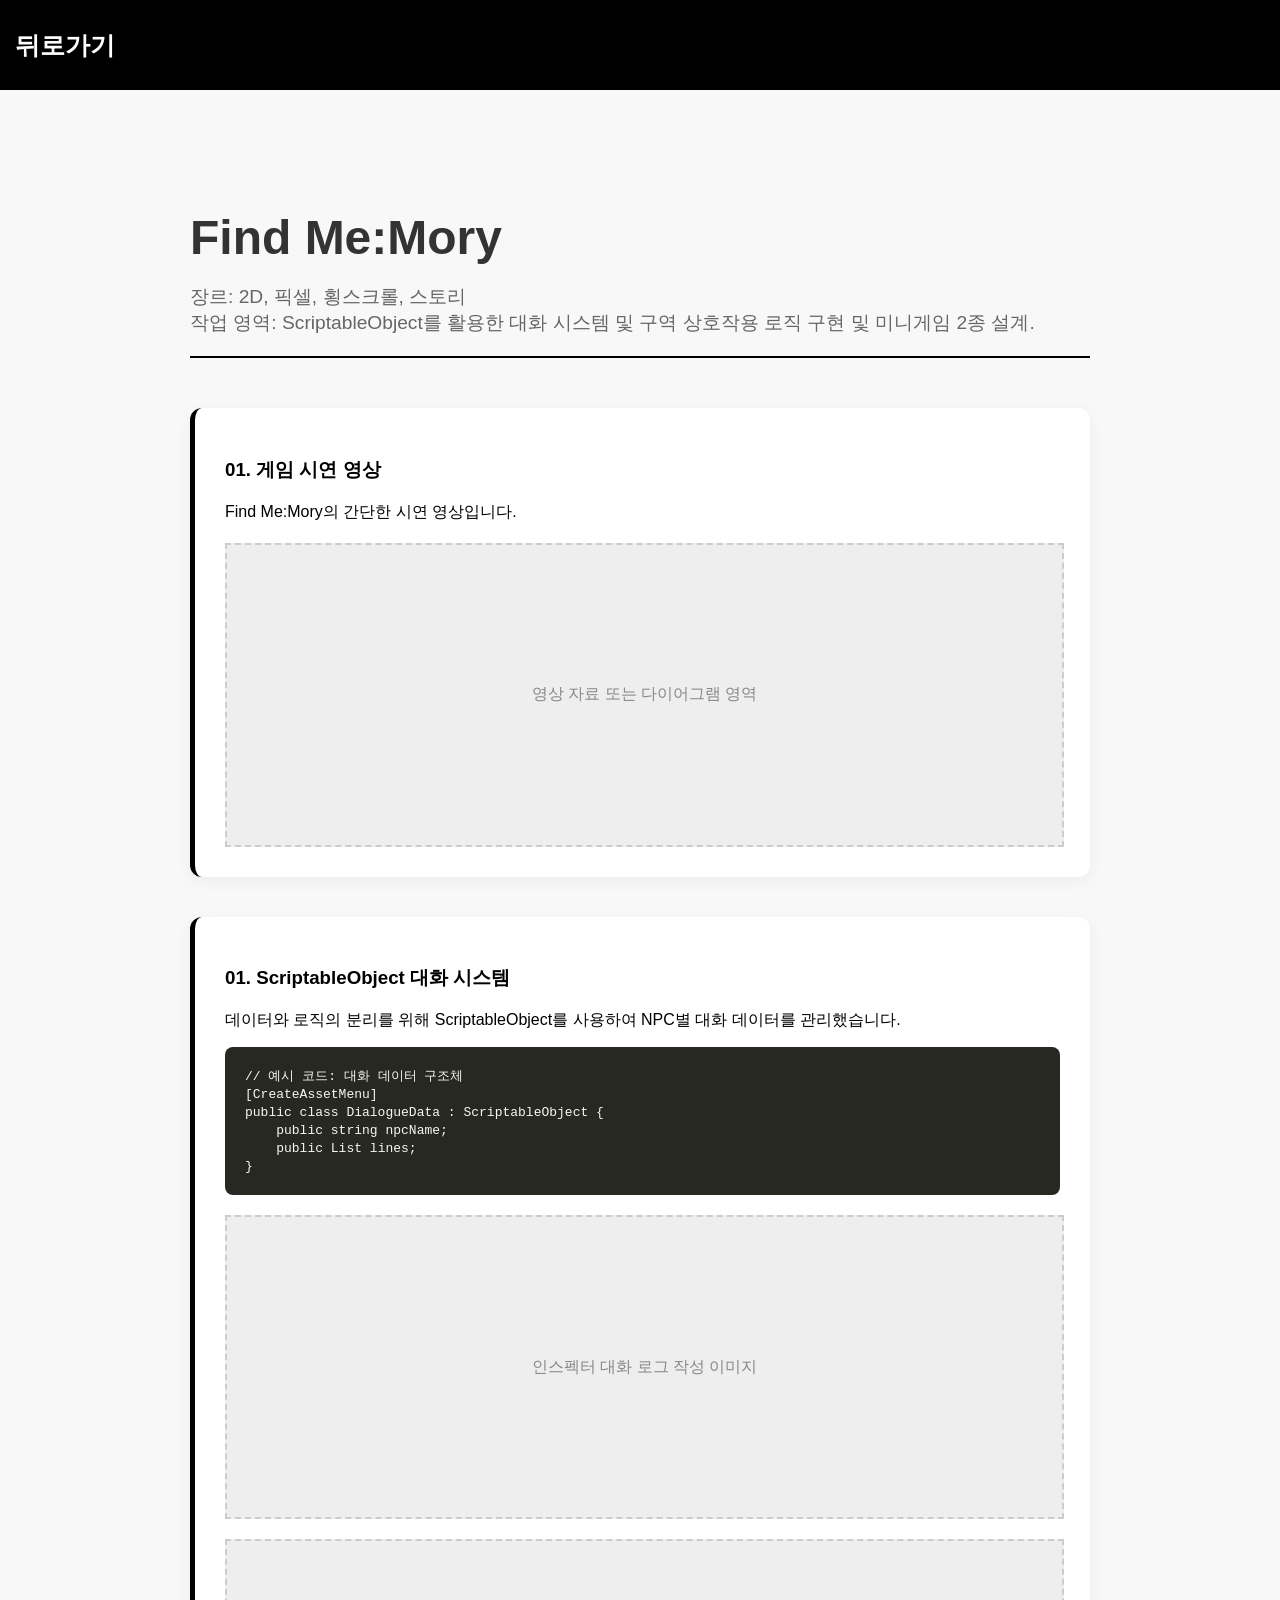
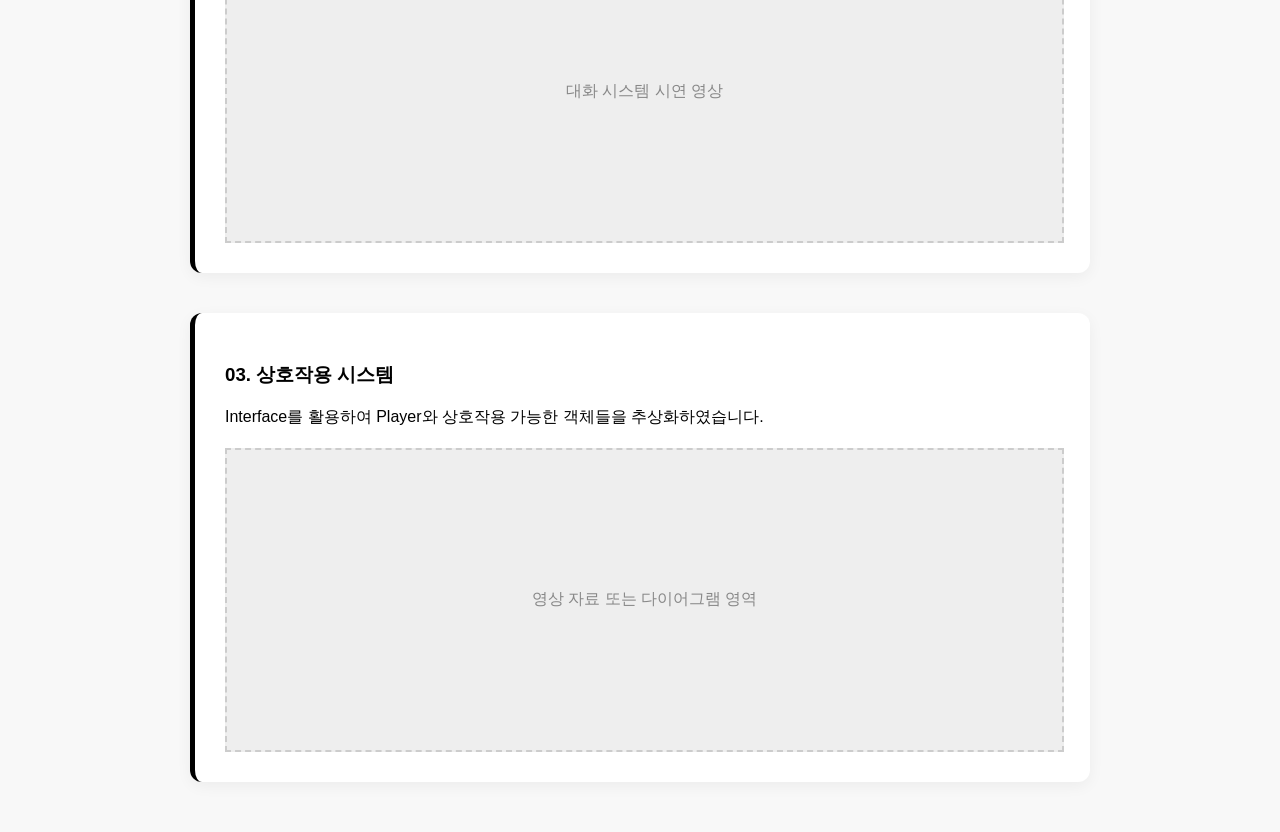
<file: Game1_Detail.html>
<!DOCTYPE html>
<html lang="ko">
<head>
    <meta charset="UTF-8">
    <link rel="stylesheet" href="Base.css">
    <link rel="stylesheet" href="GameDetail.css">
    <title>Find Me:Mory - Technical Detail</title>
</head>
<body>
    <nav class="navbar">
        <div class="container">
            <a href="Pot.html" class="BackButton">뒤로가기</a>
        </div>
    </nav>

    <main class="detail-container">
        <header class="project-header">
            <h1>Find Me:Mory</h1>
            <p class="summary">장르: 2D, 픽셀, 횡스크롤, 스토리<br>
                작업 영역: ScriptableObject를 활용한 대화 시스템 및 구역 상호작용 로직 구현 및 미니게임 2종 설계.</p>
        </header>

        <section class="tech-section">
            <div class="tech-card">
                <h3>01. 게임 시연 영상</h3>
                <p>Find Me:Mory의 간단한 시연 영상입니다.</p>
                <div class="video-placeholder">영상 자료 또는 다이어그램 영역</div>
            </div>

            <div class="tech-card">
                <h3>01. ScriptableObject 대화 시스템</h3>
                <p>데이터와 로직의 분리를 위해 ScriptableObject를 사용하여 NPC별 대화 데이터를 관리했습니다.</p>
                <pre><code>// 예시 코드: 대화 데이터 구조체
[CreateAssetMenu]
public class DialogueData : ScriptableObject {
    public string npcName;
    public List<string> lines;
}</code></pre>
            <div class="video-placeholder">인스펙터 대화 로그 작성 이미지</div>
            <div class="video-placeholder">대화 시스템 시연 영상</div>
            </div>

            <div class="tech-card">
                <h3>03. 상호작용 시스템</h3>
                <p>Interface를 활용하여 Player와 상호작용 가능한 객체들을 추상화하였습니다.</p>
                <div class="video-placeholder">영상 자료 또는 다이어그램 영역</div>
            </div>
        </section>
    </main>
</body>
</html>
</file>
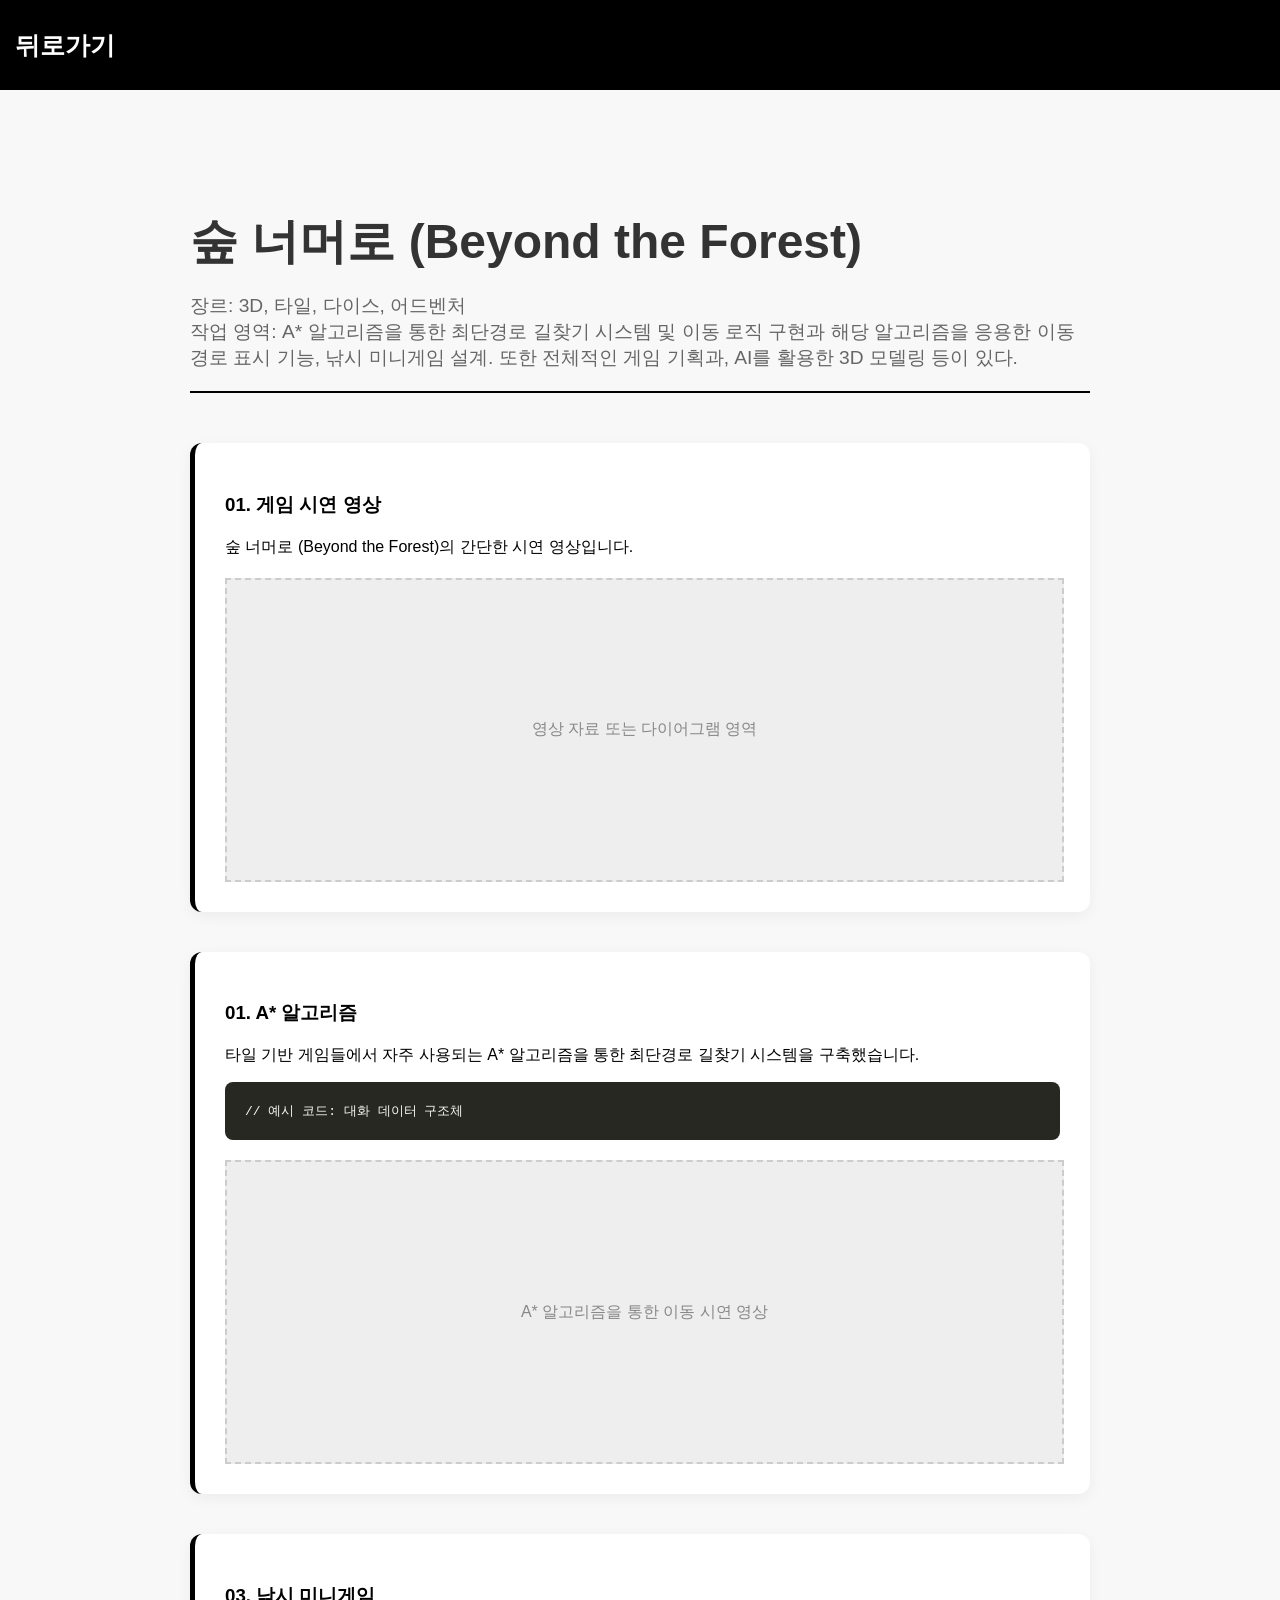
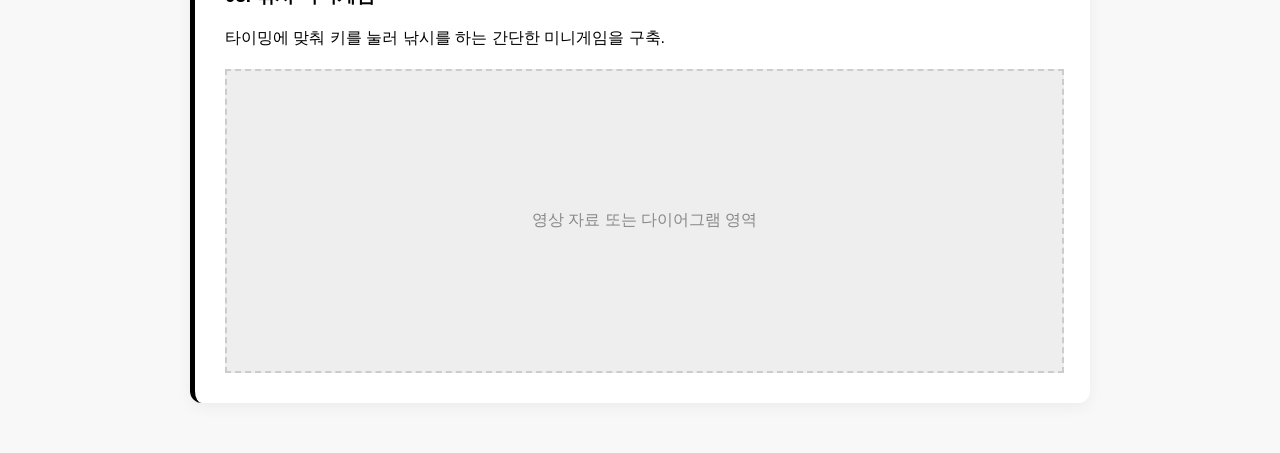
<file: Game2_Detail.html>
<!DOCTYPE html>
<html lang="ko">
<head>
    <meta charset="UTF-8">
    <link rel="stylesheet" href="Base.css">
    <link rel="stylesheet" href="GameDetail.css">
    <title>Find Me:Mory - Technical Detail</title>
</head>
<body>
    <nav class="navbar">
        <div class="container">
            <a href="Pot.html" class="BackButton">뒤로가기</a>
        </div>
    </nav>

    <main class="detail-container">
        <header class="project-header">
            <h1>숲 너머로 (Beyond the Forest)</h1>
            <p class="summary">장르: 3D, 타일, 다이스, 어드벤처<br>
                작업 영역: A* 알고리즘을 통한 최단경로 길찾기 시스템 및 이동 로직 구현과 해당 알고리즘을 응용한 이동 경로 표시 기능, 낚시 미니게임 설계. 또한 전체적인 게임 기획과, AI를 활용한 3D 모델링 등이 있다.</p>
        </header>

        <section class="tech-section">
            <div class="tech-card">
                <h3>01. 게임 시연 영상</h3>
                <p>숲 너머로 (Beyond the Forest)의 간단한 시연 영상입니다.</p>
                <div class="video-placeholder">영상 자료 또는 다이어그램 영역</div>
            </div>

            <div class="tech-card">
                <h3>01. A* 알고리즘</h3>
                <p>타일 기반 게임들에서 자주 사용되는 A* 알고리즘을 통한 최단경로 길찾기 시스템을 구축했습니다.</p>
                <pre><code>// 예시 코드: 대화 데이터 구조체
</code></pre>
            <div class="video-placeholder">A* 알고리즘을 통한 이동 시연 영상</div>
            </div>

            <div class="tech-card">
                <h3>03. 낚시 미니게임</h3>
                <p>타이밍에 맞춰 키를 눌러 낚시를 하는 간단한 미니게임을 구축.</p>
                <div class="video-placeholder">영상 자료 또는 다이어그램 영역</div>
            </div>
        </section>
    </main>
</body>
</html>
</file>
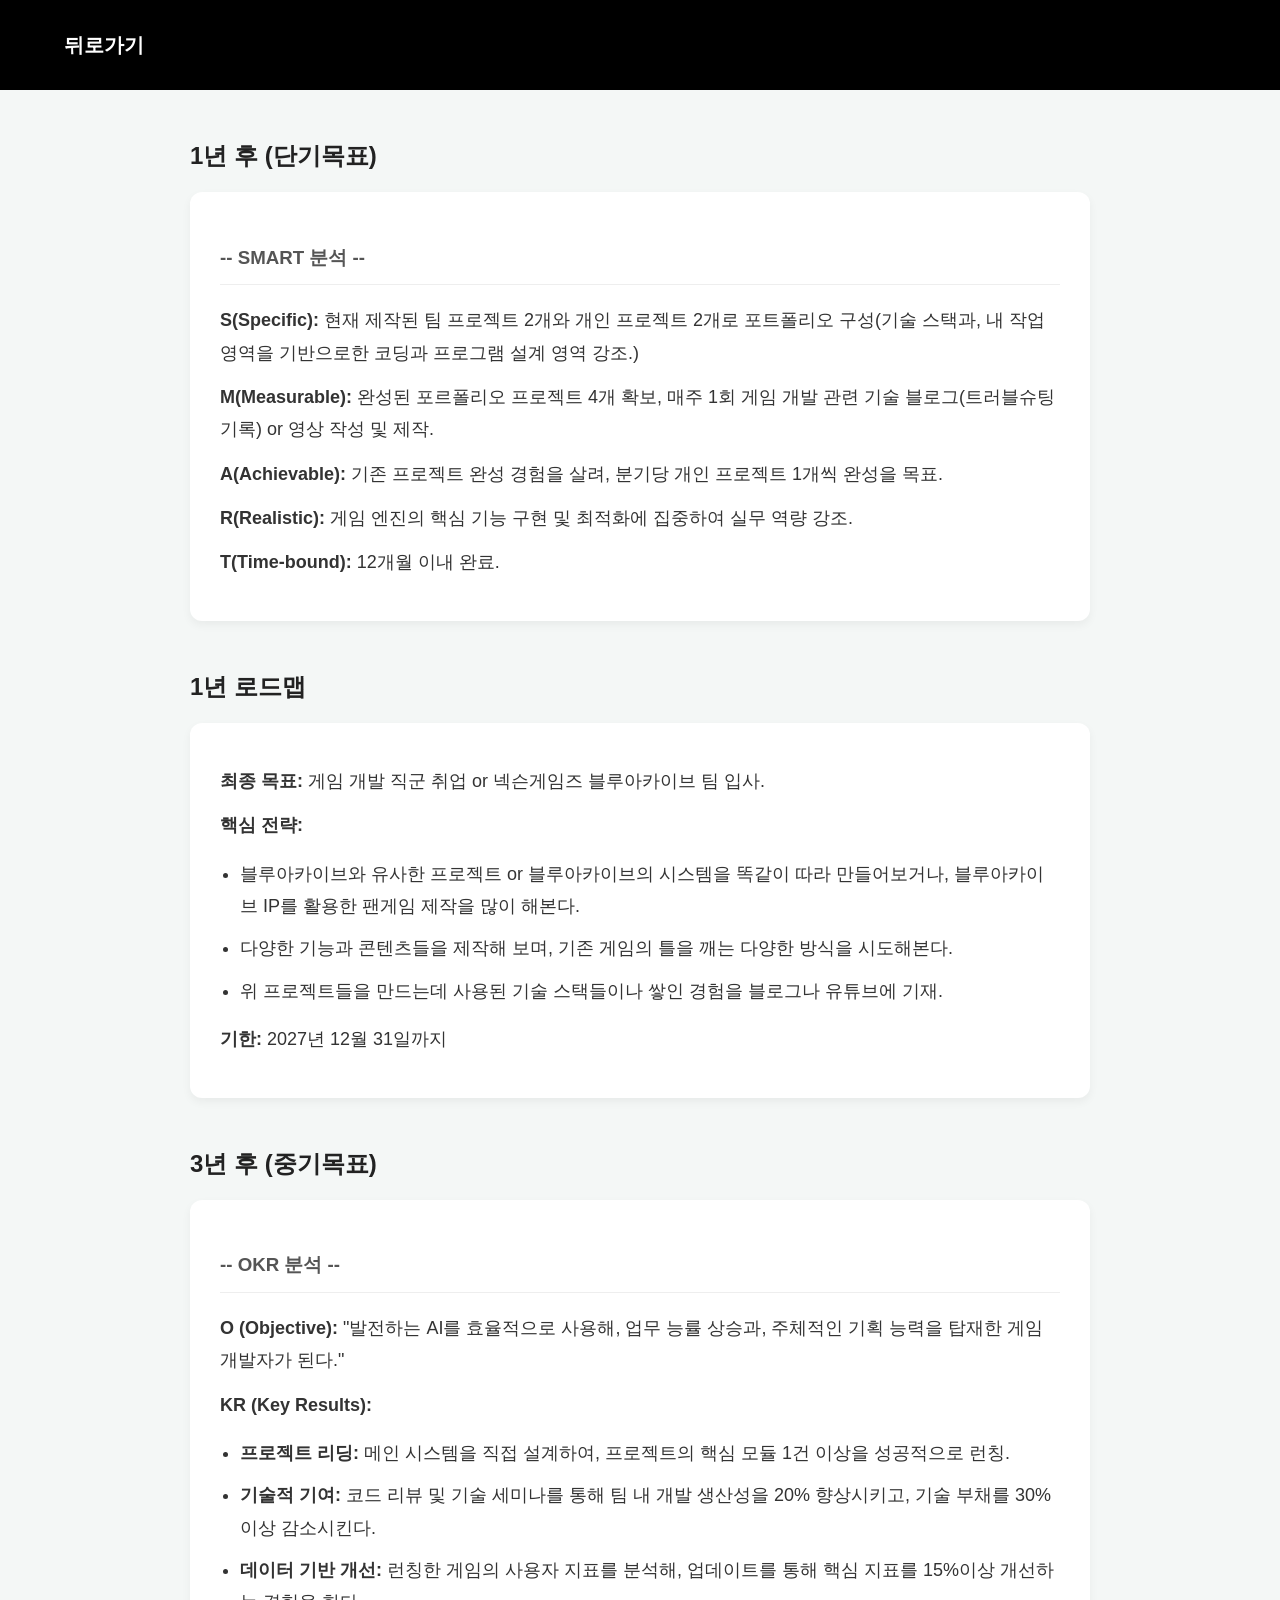
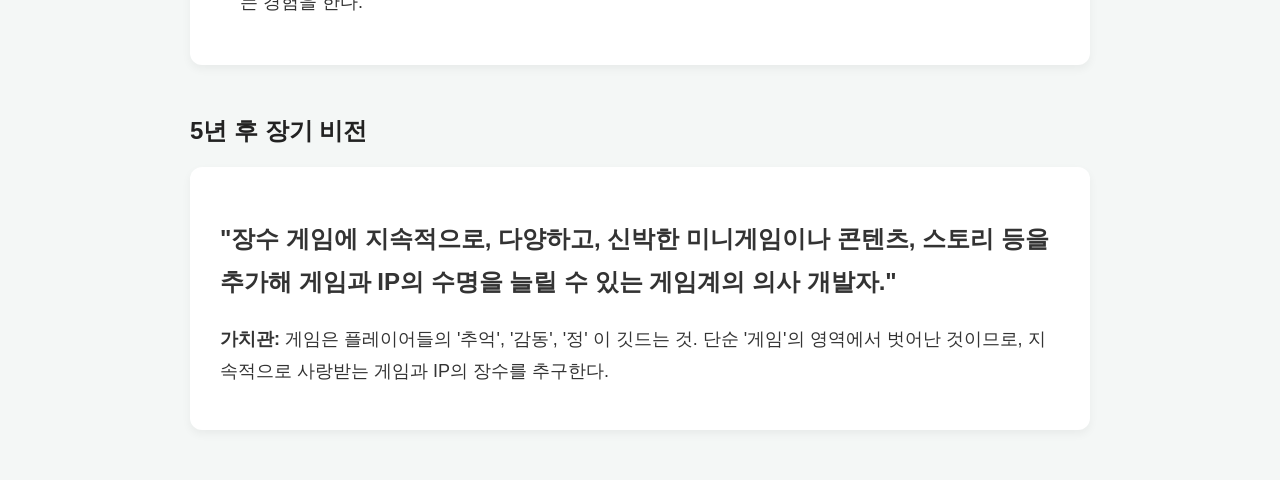
<file: IDK.html>
<!DOCTYPE html>
<html lang="ko">
<head>
    <meta charset="UTF-8">
    <meta name="viewport" content="width=device-width, initial-scale=1.0">
    <link rel="stylesheet" href="IDK.css">
    <title>About Me</title>
</head>
<body>
    <nav class="navbar">
        <div class="container">
            <a href="index.html" class="BackButton">뒤로가기</a>
            <ul class="nav-menu">
                </ul>
        </div>
    </nav>

    <main class="content-wrapper">
        <section class="goal-section">
            <h1>1년 후 (단기목표)</h1>
            <article class="card">
                <h3>-- SMART 분석 --</h3>
                <p><strong>S(Specific):</strong> 현재 제작된 팀 프로젝트 2개와 개인 프로젝트 2개로 포트폴리오 구성(기술 스택과, 내 작업 영역을 기반으로한 코딩과 프로그램 설계 영역 강조.)</p>
                <p><strong>M(Measurable):</strong> 완성된 포르폴리오 프로젝트 4개 확보, 매주 1회 게임 개발 관련 기술 블로그(트러블슈팅 기록) or 영상 작성 및 제작.</p>
                <p><strong>A(Achievable):</strong> 기존 프로젝트 완성 경험을 살려, 분기당 개인 프로젝트 1개씩 완성을 목표.</p>
                <p><strong>R(Realistic):</strong> 게임 엔진의 핵심 기능 구현 및 최적화에 집중하여 실무 역량 강조.</p>
                <p><strong>T(Time-bound):</strong> 12개월 이내 완료.</p>
            </article>
        </section>

        <section class="goal-section">
            <h1>1년 로드맵</h1>
            <article class="card">
                <p><strong>최종 목표:</strong> 게임 개발 직군 취업 or 넥슨게임즈 블루아카이브 팀 입사.</p>
                <p><strong>핵심 전략:</strong></p>
                <ul>
                    <li>블루아카이브와 유사한 프로젝트 or 블루아카이브의 시스템을 똑같이 따라 만들어보거나, 블루아카이브 IP를 활용한 팬게임 제작을 많이 해본다.</li>
                    <li>다양한 기능과 콘텐츠들을 제작해 보며, 기존 게임의 틀을 깨는 다양한 방식을 시도해본다.</li>
                    <li>위 프로젝트들을 만드는데 사용된 기술 스택들이나 쌓인 경험을 블로그나 유튜브에 기재.</li>
                </ul>
                <p><strong>기한:</strong> 2027년 12월 31일까지</p>
            </article>
        </section>

        <section class="goal-section">
            <h1>3년 후 (중기목표)</h1>
            <article class="card">
                <h3>-- OKR 분석 --</h3>
                <p><strong>O (Objective):</strong> "발전하는 AI를 효율적으로 사용해, 업무 능률 상승과, 주체적인 기획 능력을 탑재한 게임 개발자가 된다."</p>
                <p><strong>KR (Key Results):</strong></p>
                <ul>
                    <li><strong>프로젝트 리딩:</strong> 메인 시스템을 직접 설계하여, 프로젝트의 핵심 모듈 1건 이상을 성공적으로 런칭.</li>
                    <li><strong>기술적 기여:</strong> 코드 리뷰 및 기술 세미나를 통해 팀 내 개발 생산성을 20% 향상시키고, 기술 부채를 30% 이상 감소시킨다.</li>
                    <li><strong>데이터 기반 개선:</strong> 런칭한 게임의 사용자 지표를 분석해, 업데이트를 통해 핵심 지표를 15%이상 개선하는 경험을 한다.</li>
                </ul>
            </article>
        </section>

        <section class="goal-section">
            <h1>5년 후 장기 비전</h1>
            <article class="card">
                <h2>"장수 게임에 지속적으로, 다양하고, 신박한 미니게임이나 콘텐츠, 스토리 등을 추가해 게임과 IP의 수명을 늘릴 수 있는 게임계의 의사 개발자."</h2>
                <p><strong>가치관:</strong> 게임은 플레이어들의 '추억', '감동', '정' 이 깃드는 것. 단순 '게임'의 영역에서 벗어난 것이므로, 지속적으로 사랑받는 게임과 IP의 장수를 추구한다.</p>
            </article>
        </section>
    </main>
</body>
</html>
</file>
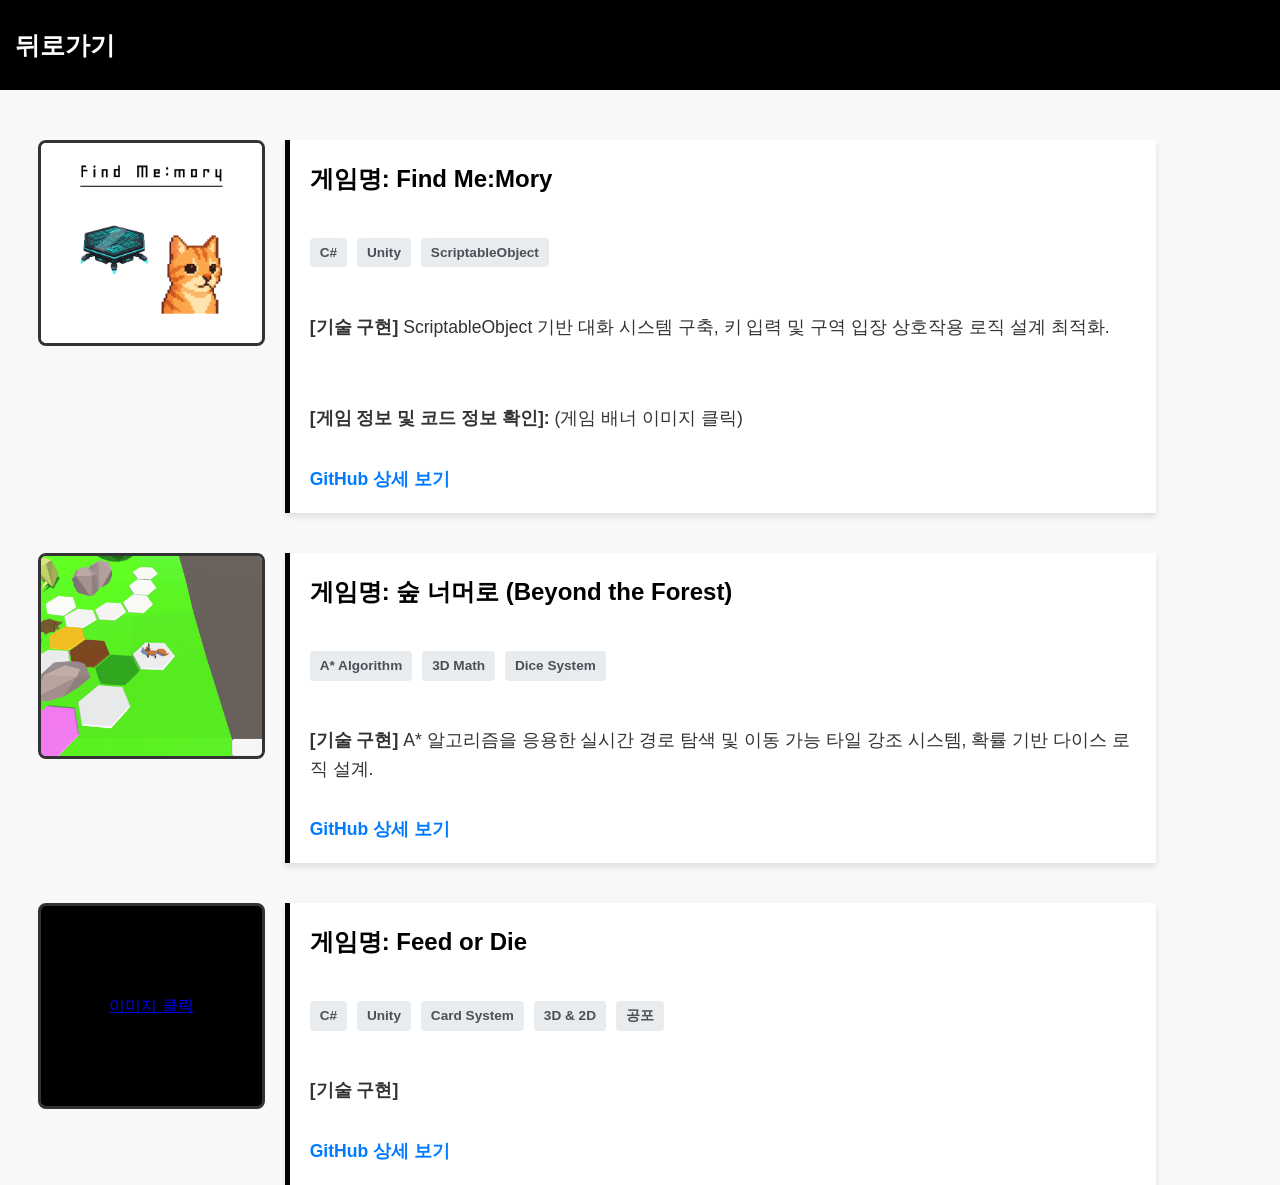
<file: Pot.html>
<!DOCTYPE html>
<html lang="ko">
<head>
    <meta charset="UTF-8">
    <meta name="viewport" content="width=device-width, initial-scale=1.0">
    <link rel="stylesheet" href="Base.css">
    <link rel="stylesheet" href="Pot.css">
    <title>포트폴리오 결과물</title>
</head>
<body>
    <nav class="navbar">
        <div class="container">
            <a href="index.html" class="BackButton">뒤로가기</a>
        </div>
    </nav>

    <div class="Imgcontainer">
        <div class="Hrow">
            <a href="Game1_Detail.html" class="Imgbox">
                <img src="PotImg/FMIMG.png" alt="Find Me:Mory">
            </a>
            <div class="RightBox">
                <div class="FS">
                    <strong class="Title">게임명: Find Me:Mory</strong><br>
                    <span class="TechTag">C#</span> <span class="TechTag">Unity</span> <span class="TechTag">ScriptableObject</span><br><br>
                    <p><strong>[기술 구현]</strong> ScriptableObject 기반 대화 시스템 구축, 키 입력 및 구역 입장 상호작용 로직 설계 최적화.</p><br>
                    <p><strong>[게임 정보 및 코드 정보 확인]: </strong> (게임 배너 이미지 클릭)</p>
                    <a href="https://github.com/영훈/FindMeMory" class="LinkBtn">GitHub 상세 보기</a>
                </div>
            </div>
        </div>

        <div class="Hrow">
            <a href="Game2_Detail.html" class="Imgbox">
                <img src="PotImg/BTF.png" alt="숲 너머로">
            </a>
            <div class="RightBox">
                <div class="FS">
                    <strong class="Title">게임명: 숲 너머로 (Beyond the Forest)</strong><br>
                    <span class="TechTag">A* Algorithm</span> <span class="TechTag">3D Math</span> <span class="TechTag">Dice System</span><br><br>
                    <p><strong>[기술 구현]</strong> A* 알고리즘을 응용한 실시간 경로 탐색 및 이동 가능 타일 강조 시스템, 확률 기반 다이스 로직 설계.</p>
                    <a href="https://github.com/영훈/BeyondTheForest" class="LinkBtn">GitHub 상세 보기</a>
                </div>
            </div>
        </div>

        <div class="Hrow">
            <a href="Game3_Detail.html" class="Imgbox">
                <div class="Placeholder">이미지 클릭</div>
            </a>
            <div class="RightBox">
                <div class="FS">
                    <strong class="Title">게임명: Feed or Die</strong><br>
                    <span class="TechTag">C#</span> <span class="TechTag">Unity</span> <span class="TechTag">Card System</span> <span class="TechTag">3D & 2D</span> <span class="TechTag">공포</span><br><br>
                    <p><strong>[기술 구현]</strong> </p>
                    <a href="https://github.com/영훈/BeyondTheForest" class="LinkBtn">GitHub 상세 보기</a>
                </div>
            </div>
        </div>
    </div>
</body>
</html>
</file>
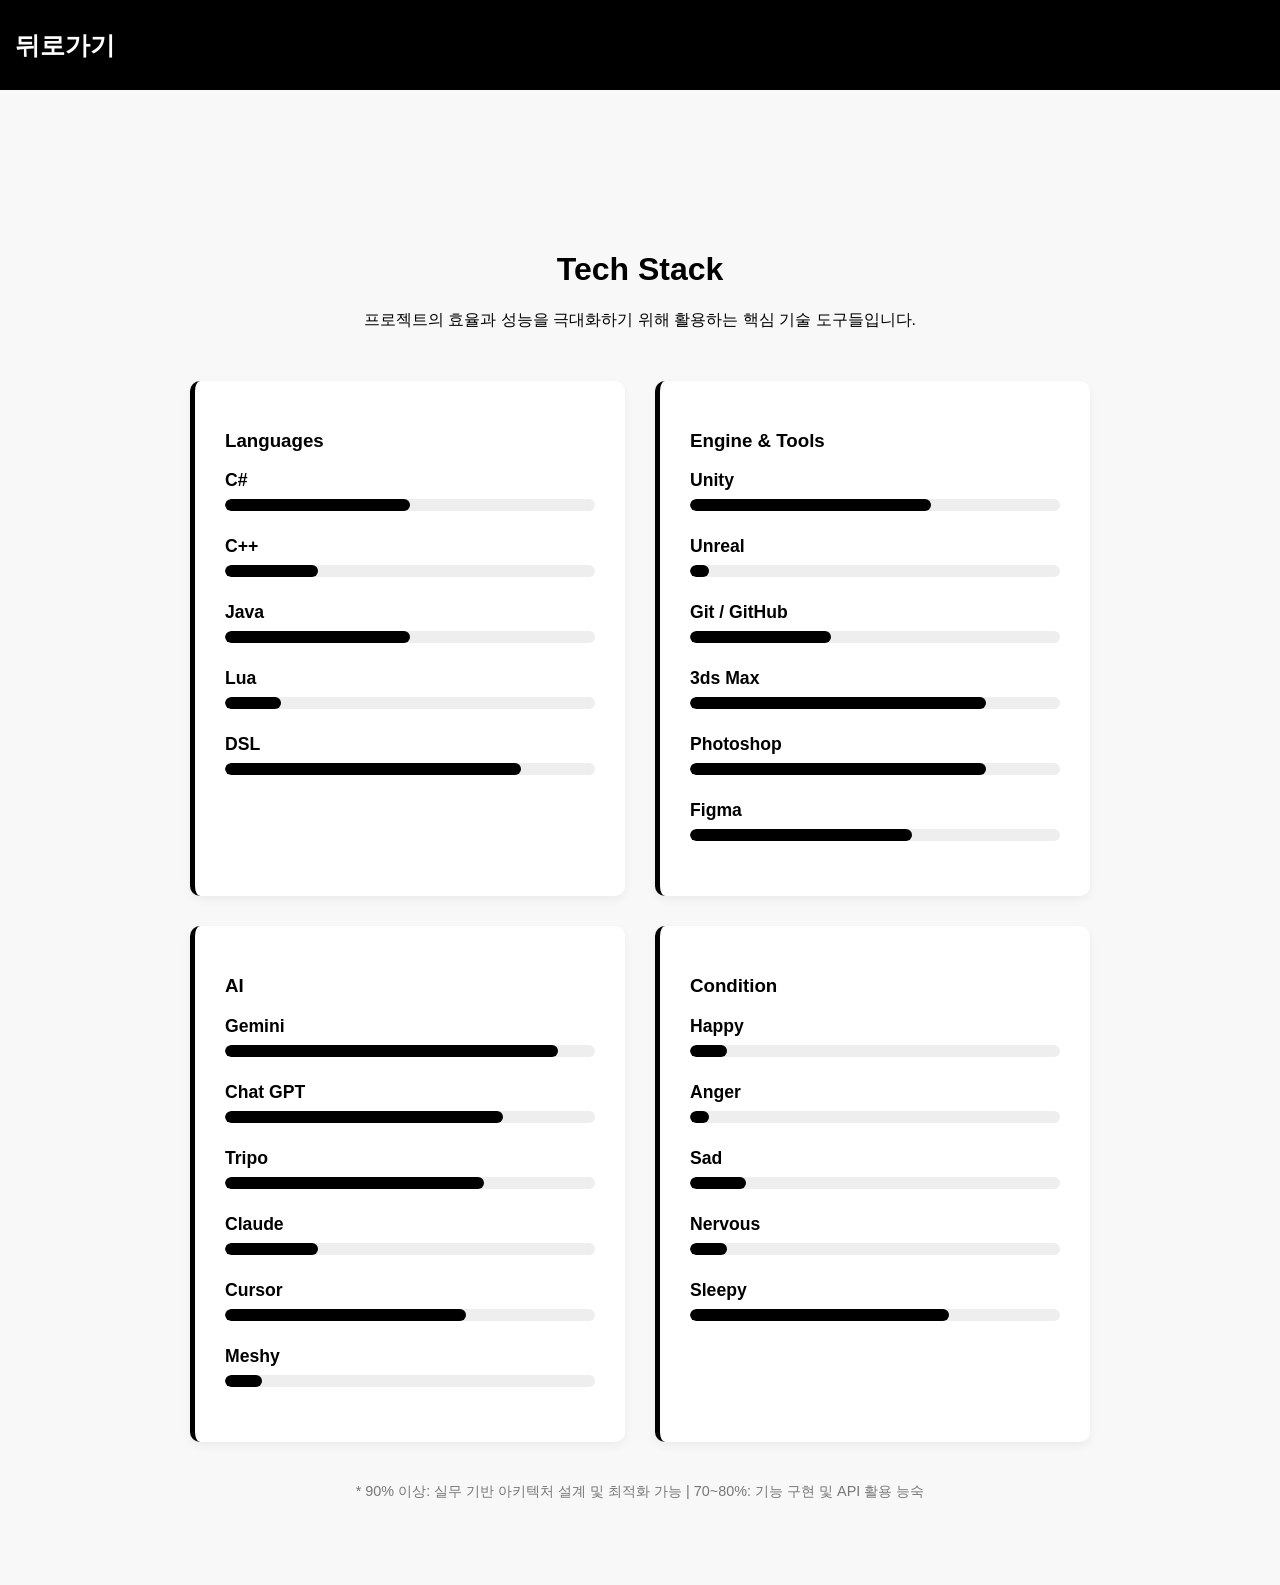
<file: Tech.html>
<!DOCTYPE html>
<html lang="ko">
<head>
    <meta charset="UTF-8">
    <meta name="viewport" content="width=device-width, initial-scale=1.0">
    <link rel="stylesheet" href="Base.css">
    <link rel="stylesheet" href="Tech.css">
    <title>Tech Stack</title>
</head>
<body>
    <nav class="navbar">
        <div class="container">
            <a href="index.html" class="BackButton">뒤로가기</a>
        </div>
    </nav>

    <main class="content-container">
        <header class="exp-header">
            <h1>Tech Stack</h1>
            <p>프로젝트의 효율과 성능을 극대화하기 위해 활용하는 핵심 기술 도구들입니다.</p>
        </header>

        <div class="tech-grid">
            <section class="tech-card">
                <h3>Languages</h3>
                <div class="skill-item">
                    <span>C#</span>
                    <div class="bar"><div class="fill" style="width: 50%;"></div></div>
                </div>

                <div class="skill-item">
                    <span>C++</span>
                    <div class="bar"><div class="fill" style="width: 25%;"></div></div>
                </div>

                <div class="skill-item">
                    <span>Java</span>
                    <div class="bar"><div class="fill" style="width: 50%;"></div></div>
                </div>

                <div class="skill-item">
                    <span>Lua</span>
                    <div class="bar"><div class="fill" style="width: 15%;"></div></div>
                </div>

                <div class="skill-item">
                    <span>DSL</span>
                    <div class="bar"><div class="fill" style="width: 80%;"></div></div>
                </div>
            </section>

            <section class="tech-card">
                <h3>Engine & Tools</h3>
                <div class="skill-item">
                    <span>Unity</span>
                    <div class="bar"><div class="fill" style="width: 65%;"></div></div>
                </div>

                <div class="skill-item">
                    <span>Unreal</span>
                    <div class="bar"><div class="fill" style="width: 5%;"></div></div>
                </div>

                <div class="skill-item">
                    <span>Git / GitHub</span>
                    <div class="bar"><div class="fill" style="width: 38%;"></div></div>
                </div>

                <div class="skill-item">
                    <span>3ds Max</span>
                    <div class="bar"><div class="fill" style="width: 80%;"></div></div>
                </div>

                <div class="skill-item">
                    <span>Photoshop</span>
                    <div class="bar"><div class="fill" style="width: 80%;"></div></div>
                </div>

                <div class="skill-item">
                    <span>Figma</span>
                    <div class="bar"><div class="fill" style="width: 60%;"></div></div>
                </div>
            </section>

            <section class="tech-card">
                <h3>AI</h3>
                <div class="skill-item">
                    <span>Gemini</span>
                    <div class="bar"><div class="fill" style="width: 90%;"></div></div>
                </div>

                <div class="skill-item">
                    <span>Chat GPT</span>
                    <div class="bar"><div class="fill" style="width: 75%;"></div></div>
                </div>

                <div class="skill-item">
                    <span>Tripo</span>
                    <div class="bar"><div class="fill" style="width: 70%;"></div></div>
                </div>

                <div class="skill-item">
                    <span>Claude</span>
                    <div class="bar"><div class="fill" style="width: 25%;"></div></div>
                </div>

                <div class="skill-item">
                    <span>Cursor</span>
                    <div class="bar"><div class="fill" style="width: 65%;"></div></div>
                </div>

                <div class="skill-item">
                    <span>Meshy</span>
                    <div class="bar"><div class="fill" style="width: 10%;"></div></div>
                </div>
            </section>

            <section class="tech-card">
                <h3>Condition</h3>
                <div class="skill-item">
                    <span>Happy</span>
                    <div class="bar"><div class="fill" style="width: 10%;"></div></div>
                </div>

                <div class="skill-item">
                    <span>Anger</span>
                    <div class="bar"><div class="fill" style="width: 5%;"></div></div>
                </div>

                <div class="skill-item">
                    <span>Sad</span>
                    <div class="bar"><div class="fill" style="width: 15%;"></div></div>
                </div>

                <div class="skill-item">
                    <span>Nervous</span>
                    <div class="bar"><div class="fill" style="width: 10%;"></div></div>
                </div>

                <div class="skill-item">
                    <span>Sleepy</span>
                    <div class="bar"><div class="fill" style="width: 70%;"></div></div>
                </div>
            </section>
        </div>
        
        <div class="skill-legend">
            <p>* 90% 이상: 실무 기반 아키텍처 설계 및 최적화 가능 | 70~80%: 기능 구현 및 API 활용 능숙</p>
        </div>
    </main>
</body>
</html>
</file>
<file: Base.css>
/* 기본 여백 초기화 */
body {
  margin: 0;
  font-family: 'Arial', sans-serif;
  background-color: rgb(248, 248, 248);
}

/* 상단 하늘색 바 설정 */
.navbar {
  background-color: Black; /* 하늘색 (SkyBlue) */
  height: 90px;
  display: flex;
  align-items: center; /* 세로 중앙 정렬 */
  width: 100%;
}

/* 내부 컨테이너 (중앙 정렬을 위한 틀) */
.container {
  width: 100%;
  margin: 0 auto;
  padding: 0 20px;
  position: relative; /* 자식인 back-button의 기준점이 됩니다 */
  display: flex;
  align-items: center;
  justify-content: center; /* 메뉴들을 중앙으로 보냅니다 */
}

/* 탭 메뉴 스타일 */
.nav-menu {
  list-style: none;
  padding: 0;
  margin: 0;
  display: flex; 
  justify-content: center; /* 이 줄을 추가하세요! */
  width: 100%;
  gap: 15%; 
}

.nav-menu li a {
  text-decoration: none; /* 밑줄 제거 */
  color: white; /* 글자 색상 */
  font-weight: bold;
  font-size: 25px;
  transition: color 0.3s;
}

.BackButton {
  position: absolute;
  left: 1.2%;
  top: 50%;
  transform: translateY(-50%);

  text-decoration: none; /* 밑줄 제거 */
  color: white; /* 글자 색상 */
  font-weight: bold;
  font-size: 25px;
  transition: color 0.3s;
}

/* 마우스를 올렸을 때 효과 */
.nav-menu li a:hover {
  color: #f0f0f0;
}

.TextFont {
  text-decoration: none; /* 밑줄 제거 */
  color: black; /* 글자 색상 */
  font-weight: bold;
  font-size: 25px;
  transition: color 0.3s;
}

.MenuTextFont {
  text-decoration: none; /* 밑줄 제거 */
  color: white; /* 글자 색상 */
  font-weight: bold;
  font-size: 25px;
  transition: color 0.3s;
}

.tab-link.active {
    color: #007bff;
    font-weight: bold;
    border-bottom: 2px solid #007bff;
}

/* 기본적으로 모든 탭 내용을 숨깁니다 */
.tab-content {
  display: none; 
}

/* 'active' 클래스가 붙은 탭만 화면에 보여줍니다 */
.tab-content.active {
  display: block;
}
</file>
<file: GameDetail.css>
/* --- 상세 페이지 레이아웃 --- */
.detail-container {
    max-width: 900px;
    margin: 120px auto 50px auto; /* 내비바와 겹치지 않게 상단 여백 확보 */
}

/* --- 헤더 섹션 --- */
.project-header h1 {
    font-size: 3rem;
    color: #333;
    margin-bottom: 10px;
}

.summary {
    font-size: 1.2rem;
    color: #666;
    padding-bottom: 20px;
    border-bottom: 2px solid #000000;
}

/* --- 기술 구현 카드 섹션 --- */
.tech-section {
    display: flex;
    flex-direction: column;
    gap: 40px;
    margin-top: 50px;
}

.tech-card {
    background-color: #fff;
    padding: 30px;
    border-radius: 12px;
    border-left: 5px solid #000000;
    box-shadow: 0 4px 15px rgba(0, 0, 0, 0.05);
}

/* --- 코드 블록 스타일 (프로그래머 감성) --- */
pre {
    background-color: #272822;
    color: #f8f8f2;
    padding: 20px;
    border-radius: 8px;
    overflow-x: auto;
    font-family: 'Consolas', 'Courier New', monospace;
}

/* --- 자료 영상/이미지 영역 --- */
.video-placeholder {
    width: 100%;
    height: 300px;
    background-color: #eee;
    display: flex;
    justify-content: center;
    align-items: center;
    border: 2px dashed #ccc;
    color: #888;
    margin-top: 20px;
}
</file>
<file: IDK.css>
/* 기본 초기화 */
body {
    margin: 0;
    font-family: 'Pretendard', 'Arial', sans-serif; /* 폰트 권장 */
    background-color: #f4f7f6;
    color: #333;
}

/* 상단 바 */
.navbar {
    background-color: #000;
    height: 90px;
    display: flex;
    align-items: center;
    width: 100%;
}

.container {
    width: 90%;
    margin: 0 auto;
    display: flex;
    align-items: center;
    justify-content: center;
    position: relative;
}

.BackButton {
    position: absolute;
    left: 0;
    text-decoration: none;
    color: white;
    font-weight: bold;
    font-size: 20px;
}

/* 본문 레이아웃 */
.content-wrapper {
    max-width: 900px;
    margin: 50px auto;
    padding: 0 20px;
}

.goal-section {
    margin-bottom: 50px;
}

/* 카드 디자인 */
.card {
    background: white;
    padding: 30px;
    border-radius: 12px;
    box-shadow: 0 4px 10px rgba(0,0,0,0.05);
    line-height: 1.8;
}

h1 { color: #222; margin-bottom: 20px; }
h3 { color: #555; border-bottom: 1px solid #eee; padding-bottom: 10px; }

p { font-size: 18px; margin: 12px 0; }
ul { padding-left: 20px; }
li { font-size: 18px; margin-bottom: 10px; }

/* 반응형 대응 */
@media (max-width: 768px) {
    .content-wrapper { margin: 20px auto; }
    .card { padding: 20px; }
}
</file>
<file: Pot.css>
/* --- 기본 레이아웃 --- */
.Imgcontainer {
    margin-top: 50px;
    display: flex;
    flex-direction: column;
    gap: 40px;
    margin-left: 3%;
}

.Hrow {
    display: flex;
    width: 90%;
    align-items: stretch;
    gap: 20px;
}

/* --- 이미지 박스 (테두리 포함) --- */
.Imgbox {
    width: 20%;
    height: 200px;
    background-color: #000;
    display: flex;
    justify-content: center;
    align-items: center;
    overflow: hidden;
    border-radius: 8px;
    cursor: pointer;
    border: 3px solid #333; /* 이미지 테두리 설정 */
    transition: 0.3s;
}

.Imgbox:hover {
    border-color: #007bff; /* 마우스 호버 시 테두리 색상 변경 */
}

.Imgbox img {
    width: 100%;
    height: 100%;
    object-fit: cover;
    transition: transform 0.3s ease;
}

.Imgbox:hover img {
    transform: scale(1.1);
    filter: brightness(0.7);
}

/* --- 기술 상세 박스 --- */
.RightBox {
    width: 75%;
    background-color: #fff;
    border-left: 5px solid #000000;
    padding: 20px;
    box-shadow: 0 4px 6px rgba(0, 0, 0, 0.1);
    display: flex;
    align-items: center;
}

/* --- 텍스트 스타일 --- */
.FS {
    font-size: 1.1rem;
    line-height: 1.6;
    color: #333;
}

.Title {
    font-size: 1.5rem;
    display: block;
    margin-bottom: 10px;
    color: #000;
}

.TechTag {
    background-color: #e9ecef;
    padding: 4px 10px;
    border-radius: 4px;
    font-size: 0.85rem;
    font-weight: bold;
    color: #495057;
    margin-right: 5px;
    display: inline-block;
}

.LinkBtn {
    display: inline-block;
    margin-top: 15px;
    color: #007bff;
    font-weight: bold;
    text-decoration: none;
    transition: 0.2s;
}

.LinkBtn:hover {
    text-decoration: underline;
    color: #0056b3;
}
</file>
<file: Tech.css>
/* --- 기존 레이아웃 공통 스타일 --- */
.content-container { max-width: 900px; margin: 120px auto 50px auto; padding: 20px; }
.exp-header { margin-bottom: 50px; text-align: center; }

/* --- 기술 스택 그리드 --- */
.tech-grid { display: grid; grid-template-columns: 1fr 1fr; gap: 30px; }

.tech-card {
    background: #fff;
    padding: 30px;
    border-radius: 10px;
    border-left: 5px solid #000;
    box-shadow: 0 4px 10px rgba(0,0,0,0.05);
    transition: 0.3s;
}

.tech-card:hover { transform: translateY(-5px); box-shadow: 0 8px 20px rgba(0,0,0,0.1); }

/* --- 숙련도 스타일 --- */
.skill-item { margin-bottom: 25px; }
.skill-item span { display: block; font-weight: bold; margin-bottom: 8px; font-size: 1.1rem; }

.bar { width: 100%; height: 12px; background: #eee; border-radius: 6px; overflow: hidden; }
.fill { height: 100%; background: #000; border-radius: 6px; transition: 1.5s ease-in-out; }

/* 호버 시 컬러 포인트 */
.tech-card:hover .fill { background: #007bff; }

/* --- 범례 --- */
.skill-legend { text-align: center; margin-top: 40px; color: #777; font-size: 0.9rem; }
</file>
